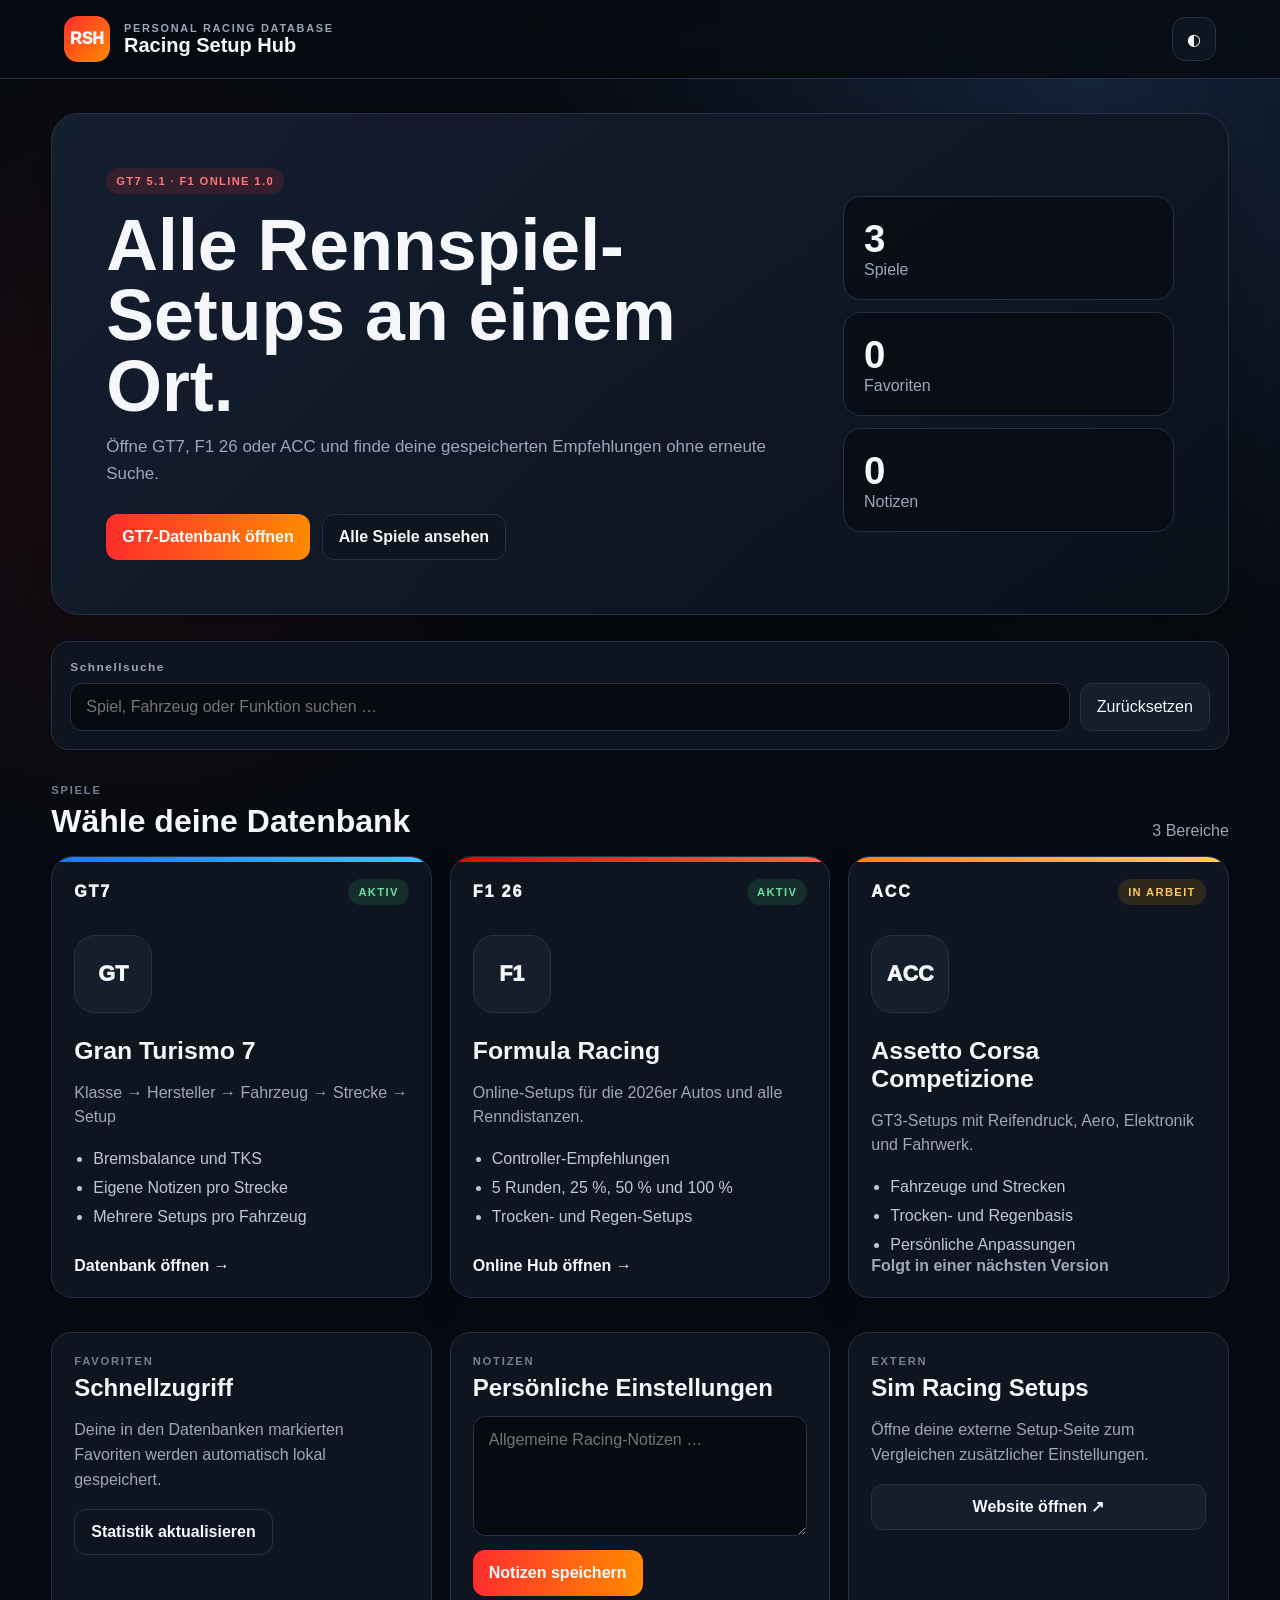
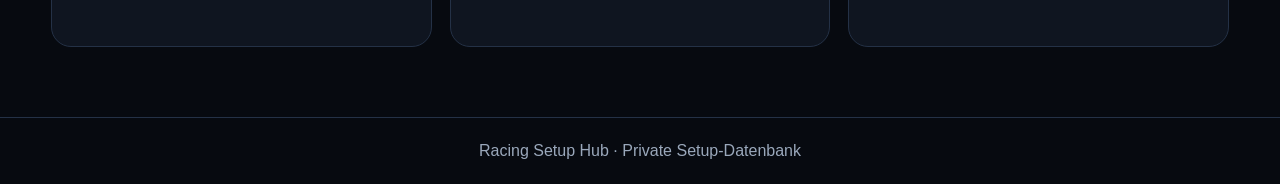
<file: index.html>
<!doctype html>
<html lang="de">
<head>
  <meta charset="utf-8">
  <meta name="viewport" content="width=device-width,initial-scale=1">
  <meta name="theme-color" content="#080b12">
  <title>Racing Setup Hub</title>
  <link rel="stylesheet" href="css/style.css">
</head>
<body>
  <header class="topbar">
    <div class="brand">
      <span class="brand-mark">RSH</span>
      <div>
        <p>PERSONAL RACING DATABASE</p>
        <h1>Racing Setup Hub</h1>
      </div>
    </div>
    <button id="themeButton" class="icon-button" type="button" aria-label="Darstellung wechseln">◐</button>
  </header>

  <main class="shell">
    <section class="hero">
      <div class="hero-copy">
        <span class="version-badge">GT7 5.1 · F1 ONLINE 1.0</span>
        <h2>Alle Rennspiel-Setups an einem Ort.</h2>
        <p>Öffne GT7, F1 26 oder ACC und finde deine gespeicherten Empfehlungen ohne erneute Suche.</p>
        <div class="hero-actions">
          <a class="primary-link" href="pages/gt7.html">GT7-Datenbank öffnen</a>
          <button id="scrollGames" class="secondary-button" type="button">Alle Spiele ansehen</button>
        </div>
      </div>

      <div class="dashboard-stats">
        <article>
          <strong id="gameCount">3</strong>
          <span>Spiele</span>
        </article>
        <article>
          <strong id="favoriteCount">0</strong>
          <span>Favoriten</span>
        </article>
        <article>
          <strong id="noteCount">0</strong>
          <span>Notizen</span>
        </article>
      </div>
    </section>

    <section class="search-panel">
      <label for="dashboardSearch">Schnellsuche</label>
      <div class="search-row">
        <input id="dashboardSearch" type="search" placeholder="Spiel, Fahrzeug oder Funktion suchen …">
        <button id="clearSearch" type="button">Zurücksetzen</button>
      </div>
    </section>

    <section id="gamesSection">
      <div class="section-heading">
        <div>
          <p class="eyebrow">SPIELE</p>
          <h2>Wähle deine Datenbank</h2>
        </div>
        <span id="resultText">3 Bereiche</span>
      </div>

      <div id="gameGrid" class="game-grid">
        <a class="game-card gt7-card" href="pages/gt7.html" data-search="gt7 gran turismo 7 autos strecken bremsbalance tks">
          <div class="card-top">
            <span class="game-code">GT7</span>
            <span class="status ready">AKTIV</span>
          </div>
          <div class="card-icon">GT</div>
          <h3>Gran Turismo 7</h3>
          <p>Klasse → Hersteller → Fahrzeug → Strecke → Setup</p>
          <ul>
            <li>Bremsbalance und TKS</li>
            <li>Eigene Notizen pro Strecke</li>
            <li>Mehrere Setups pro Fahrzeug</li>
          </ul>
          <span class="open-label">Datenbank öffnen →</span>
        </a>

        <a class="game-card f1-card" href="pages/f1.html" data-search="f1 26 formula online setup qualifying 5 runden 25 50 100 regen controller">
          <div class="card-top">
            <span class="game-code">F1 26</span>
            <span class="status ready">AKTIV</span>
          </div>
          <div class="card-icon">F1</div>
          <h3>Formula Racing</h3>
          <p>Online-Setups für die 2026er Autos und alle Renndistanzen.</p>
          <ul>
            <li>Controller-Empfehlungen</li>
            <li>5 Runden, 25 %, 50 % und 100 %</li>
            <li>Trocken- und Regen-Setups</li>
          </ul>
          <span class="open-label">Online Hub öffnen →</span>
        </a>

        <article class="game-card acc-card" data-search="acc assetto corsa competizione gt3 reifendruck aero elektronik fahrwerk">
          <div class="card-top">
            <span class="game-code">ACC</span>
            <span class="status planned">IN ARBEIT</span>
          </div>
          <div class="card-icon">ACC</div>
          <h3>Assetto Corsa Competizione</h3>
          <p>GT3-Setups mit Reifendruck, Aero, Elektronik und Fahrwerk.</p>
          <ul>
            <li>Fahrzeuge und Strecken</li>
            <li>Trocken- und Regenbasis</li>
            <li>Persönliche Anpassungen</li>
          </ul>
          <span class="open-label muted-label">Folgt in einer nächsten Version</span>
        </article>
      </div>

      <p id="emptyState" class="empty-state" hidden>Keine passenden Bereiche gefunden.</p>
    </section>

    <section class="lower-grid">
      <article class="utility-card">
        <p class="eyebrow">FAVORITEN</p>
        <h2>Schnellzugriff</h2>
        <p>Deine in den Datenbanken markierten Favoriten werden automatisch lokal gespeichert.</p>
        <button id="refreshStats" class="secondary-button" type="button">Statistik aktualisieren</button>
      </article>

      <article class="utility-card">
        <p class="eyebrow">NOTIZEN</p>
        <h2>Persönliche Einstellungen</h2>
        <textarea id="dashboardNotes" placeholder="Allgemeine Racing-Notizen …"></textarea>
        <button id="saveDashboardNotes" class="primary-button" type="button">Notizen speichern</button>
        <p id="saveStatus" class="save-status"></p>
      </article>

      <article class="utility-card">
        <p class="eyebrow">EXTERN</p>
        <h2>Sim Racing Setups</h2>
        <p>Öffne deine externe Setup-Seite zum Vergleichen zusätzlicher Einstellungen.</p>
        <a class="external-link" href="https://simracingsetup.com/" target="_blank" rel="noopener">Website öffnen ↗</a>
      </article>
    </section>
  </main>

  <footer>
    Racing Setup Hub · Private Setup-Datenbank
  </footer>

  <script src="js/app.js"></script>
</body>
</html>
</file>
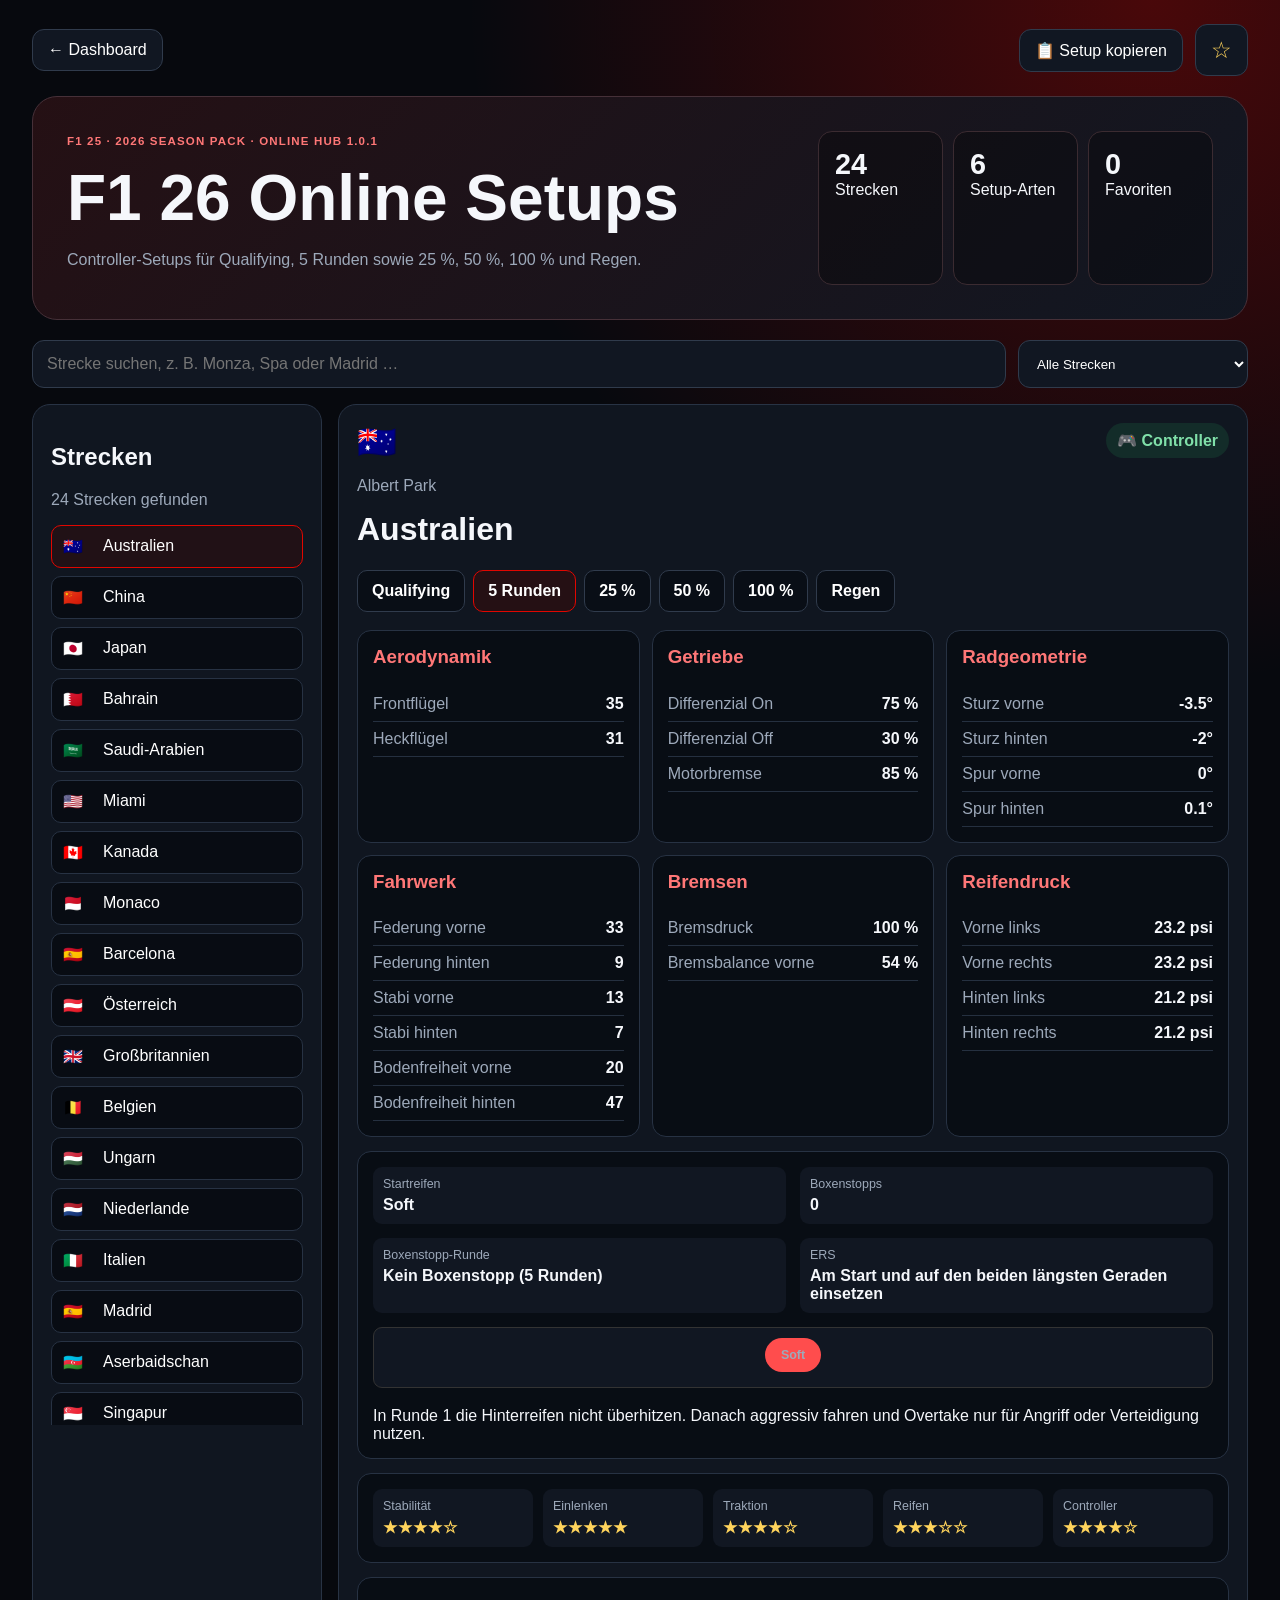
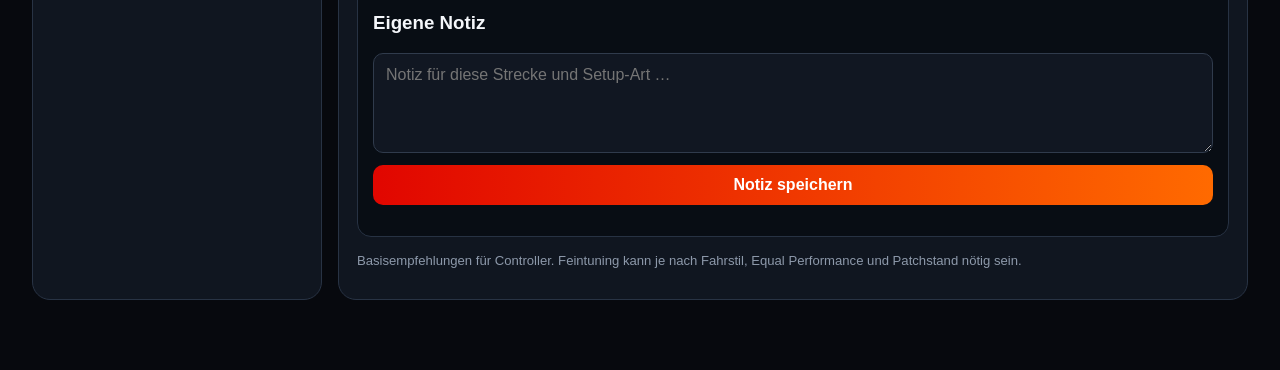
<file: pages/f1.html>
<!doctype html>
<html lang="de">
<head>
  <meta charset="utf-8">
  <meta name="viewport" content="width=device-width,initial-scale=1">
  <title>F1 26 Online Version 1.0.1 | Racing Setup Hub</title>
  <link rel="stylesheet" href="../css/style.css">
  <link rel="stylesheet" href="../css/f1.css">
</head>
<body class="f1-body">
  <main class="f1-page">
    <header class="f1-top">
      <a href="../index.html" class="f1-back">← Dashboard</a>
      <div class="f1-top-actions">
        <button id="copySetup" class="f1-action" type="button">📋 Setup kopieren</button>
        <button id="favoriteTrack" class="f1-favorite" type="button" title="Strecke favorisieren">☆</button>
      </div>
    </header>

    <section class="f1-hero">
      <div>
        <span class="f1-version">F1 25 · 2026 SEASON PACK · ONLINE HUB 1.0.1</span>
        <h1>F1 26 Online Setups</h1>
        <p>Controller-Setups für Qualifying, 5 Runden sowie 25 %, 50 %, 100 % und Regen.</p>
      </div>
      <div class="f1-hero-stats">
        <article><strong id="f1TrackCount">0</strong><span>Strecken</span></article>
        <article><strong>6</strong><span>Setup-Arten</span></article>
        <article><strong id="f1FavoriteCount">0</strong><span>Favoriten</span></article>
      </div>
    </section>

    <section class="f1-toolbar">
      <input id="f1Search" type="search" placeholder="Strecke suchen, z. B. Monza, Spa oder Madrid …">
      <select id="f1FavoriteFilter">
        <option value="all">Alle Strecken</option>
        <option value="favorites">Nur Favoriten</option>
      </select>
    </section>

    <section class="f1-layout">
      <aside class="f1-track-panel">
        <h2>Strecken</h2>
        <p id="f1ResultText" class="f1-muted"></p>
        <div id="f1TrackList" class="f1-track-list"></div>
      </aside>

      <section class="f1-content">
        <div class="f1-track-title">
          <div>
            <span id="f1Flag" class="f1-flag"></span>
            <p id="f1Circuit" class="f1-muted"></p>
            <h2 id="f1TrackName"></h2>
          </div>
          <span class="f1-controller-badge">🎮 Controller</span>
        </div>

        <nav id="f1ModeTabs" class="f1-mode-tabs"></nav>

        <div class="f1-setup-grid">
          <article class="f1-setup-card"><h3>Aerodynamik</h3><div id="f1Aero"></div></article>
          <article class="f1-setup-card"><h3>Getriebe</h3><div id="f1Transmission"></div></article>
          <article class="f1-setup-card"><h3>Radgeometrie</h3><div id="f1Geometry"></div></article>
          <article class="f1-setup-card"><h3>Fahrwerk</h3><div id="f1Suspension"></div></article>
          <article class="f1-setup-card"><h3>Bremsen</h3><div id="f1Brakes"></div></article>
          <article class="f1-setup-card"><h3>Reifendruck</h3><div id="f1Tyres"></div></article>
        </div>

        <section class="f1-strategy">
          <div><span>Startreifen</span><strong id="f1StartTyre"></strong></div>
          <div><span>Boxenstopps</span><strong id="f1Stops"></strong></div>
          <div><span>Boxenstopp-Runde</span><strong id="f1Window"></strong></div>
          <div><span>ERS</span><strong id="f1Ers"></strong></div>
          <div id="f1TyreFlow" class="tyre-flow"></div><p id="f1StrategyTip"></p>
        </section>

        <section class="f1-ratings">
          <div><span>Stabilität</span><strong id="f1RatingStability"></strong></div>
          <div><span>Einlenken</span><strong id="f1RatingTurnIn"></strong></div>
          <div><span>Traktion</span><strong id="f1RatingTraction"></strong></div>
          <div><span>Reifen</span><strong id="f1RatingWear"></strong></div>
          <div><span>Controller</span><strong id="f1RatingController"></strong></div>
        </section>

        <section class="f1-notes">
          <h3>Eigene Notiz</h3>
          <textarea id="f1Note" placeholder="Notiz für diese Strecke und Setup-Art …"></textarea>
          <button id="saveF1Note" type="button">Notiz speichern</button>
          <p id="f1NoteStatus"></p>
        </section>

        <p id="copyStatus" class="f1-copy-status"></p>
        <p class="f1-disclaimer">Basisempfehlungen für Controller. Feintuning kann je nach Fahrstil, Equal Performance und Patchstand nötig sein.</p>
      </section>
    </section>
  </main>
  <script src="../js/f1.js"></script>
</body>
</html>
</file>
<file: css/style.css>
*{box-sizing:border-box}
:root{
  --bg:#070a10;
  --surface:#0f1520;
  --surface-2:#151e2c;
  --line:#243146;
  --text:#f5f7fb;
  --muted:#9aa8bb;
  --red:#ff2d2d;
  --orange:#ff8a00;
  --shadow:0 20px 70px rgba(0,0,0,.3);
}
html{scroll-behavior:smooth}
body{
  margin:0;
  color:var(--text);
  font-family:Inter,Segoe UI,Arial,sans-serif;
  background:
    radial-gradient(circle at 85% 5%,rgba(36,67,111,.45),transparent 28%),
    radial-gradient(circle at 10% 25%,rgba(118,25,25,.2),transparent 22%),
    var(--bg);
}
body.light-mode{
  --bg:#eef2f7;
  --surface:#ffffff;
  --surface-2:#f4f7fb;
  --line:#d8e0ea;
  --text:#111827;
  --muted:#607086;
  --shadow:0 20px 60px rgba(45,61,80,.12);
}
button,input,textarea{font:inherit}
button{cursor:pointer}
a{color:inherit}
.topbar{
  position:sticky;
  top:0;
  z-index:20;
  display:flex;
  justify-content:space-between;
  align-items:center;
  padding:16px 5vw;
  background:rgba(7,10,16,.82);
  border-bottom:1px solid var(--line);
  backdrop-filter:blur(16px);
}
.light-mode .topbar{background:rgba(238,242,247,.88)}
.brand{display:flex;align-items:center;gap:14px}
.brand-mark{
  display:grid;
  place-items:center;
  width:46px;
  height:46px;
  border-radius:14px;
  background:linear-gradient(135deg,var(--red),var(--orange));
  font-weight:950;
}
.brand p,.brand h1{margin:0}
.brand p{font-size:.68rem;letter-spacing:.16em;color:var(--muted);font-weight:800}
.brand h1{font-size:1.25rem}
.icon-button{
  width:44px;
  height:44px;
  color:var(--text);
  background:var(--surface);
  border:1px solid var(--line);
  border-radius:13px;
}
.shell{width:min(1200px,92vw);margin:auto;padding:34px 0 70px}
.hero{
  display:grid;
  grid-template-columns:minmax(0,1.5fr) minmax(300px,.7fr);
  gap:28px;
  align-items:center;
  padding:clamp(26px,5vw,54px);
  background:linear-gradient(135deg,rgba(20,31,49,.97),rgba(11,17,27,.95));
  border:1px solid var(--line);
  border-radius:28px;
  box-shadow:var(--shadow);
}
.light-mode .hero{background:linear-gradient(135deg,#fff,#edf3fa)}
.version-badge,.status{
  display:inline-flex;
  border-radius:999px;
  padding:7px 10px;
  font-size:.7rem;
  font-weight:900;
  letter-spacing:.12em;
}
.version-badge{background:rgba(255,45,45,.14);color:#ff7777}
.hero h2{
  max-width:760px;
  margin:16px 0 12px;
  font-size:clamp(2.3rem,5.6vw,5.1rem);
  line-height:.98;
}
.hero-copy>p{max-width:720px;margin:0;color:var(--muted);font-size:1.06rem;line-height:1.6}
.hero-actions{display:flex;gap:12px;flex-wrap:wrap;margin-top:27px}
.primary-link,.primary-button,.secondary-button,.external-link{
  display:inline-flex;
  justify-content:center;
  align-items:center;
  min-height:46px;
  padding:12px 16px;
  border-radius:12px;
  text-decoration:none;
  font-weight:850;
}
.primary-link,.primary-button{
  border:0;
  color:#fff;
  background:linear-gradient(90deg,var(--red),var(--orange));
}
.secondary-button{
  color:var(--text);
  background:var(--surface);
  border:1px solid var(--line);
}
.dashboard-stats{display:grid;gap:12px}
.dashboard-stats article{
  padding:20px;
  background:rgba(7,11,18,.72);
  border:1px solid var(--line);
  border-radius:18px;
}
.light-mode .dashboard-stats article{background:#fff}
.dashboard-stats strong{display:block;font-size:2.4rem}
.dashboard-stats span{color:var(--muted)}
.search-panel{
  margin:26px 0 34px;
  padding:18px;
  background:var(--surface);
  border:1px solid var(--line);
  border-radius:18px;
}
.search-panel label{
  display:block;
  margin-bottom:9px;
  font-size:.74rem;
  font-weight:900;
  letter-spacing:.13em;
  color:var(--muted);
}
.search-row{display:grid;grid-template-columns:1fr auto;gap:10px}
.search-row input,textarea{
  width:100%;
  color:var(--text);
  background:var(--bg);
  border:1px solid var(--line);
  border-radius:12px;
  padding:14px 15px;
  outline:none;
}
.search-row input:focus,textarea:focus{border-color:#6980a2}
.search-row button{
  padding:0 16px;
  color:var(--text);
  background:var(--surface-2);
  border:1px solid var(--line);
  border-radius:12px;
}
.section-heading{
  display:flex;
  justify-content:space-between;
  align-items:end;
  gap:20px;
  margin-bottom:16px;
}
.section-heading p,.section-heading h2{margin:0}
.section-heading h2{font-size:2rem}
.section-heading>span{color:var(--muted)}
.eyebrow{
  margin:0 0 7px!important;
  font-size:.7rem;
  font-weight:900;
  letter-spacing:.16em;
  color:#718096;
}
.game-grid{
  display:grid;
  grid-template-columns:repeat(3,1fr);
  gap:18px;
}
.game-card{
  position:relative;
  overflow:hidden;
  min-height:420px;
  padding:22px;
  color:var(--text);
  background:var(--surface);
  border:1px solid var(--line);
  border-radius:22px;
  text-decoration:none;
  box-shadow:0 12px 40px rgba(0,0,0,.12);
  transition:transform .2s,border-color .2s;
}
.game-card:hover{transform:translateY(-5px);border-color:#60718a}
.game-card::before{
  content:"";
  position:absolute;
  inset:0 0 auto 0;
  height:5px;
}
.gt7-card::before{background:linear-gradient(90deg,#1976ff,#46c3ff)}
.f1-card::before{background:linear-gradient(90deg,#e10600,#ff654f)}
.acc-card::before{background:linear-gradient(90deg,#ff8500,#ffd05a)}
.card-top{display:flex;justify-content:space-between;align-items:center}
.game-code{font-weight:950;letter-spacing:.12em}
.ready{background:rgba(43,198,110,.14);color:#69dfa0}
.planned{background:rgba(255,174,0,.13);color:#ffc65c}
.card-icon{
  display:grid;
  place-items:center;
  width:78px;
  height:78px;
  margin:30px 0 24px;
  border:1px solid var(--line);
  border-radius:21px;
  background:var(--surface-2);
  font-size:1.35rem;
  font-weight:950;
}
.game-card h3{margin:0 0 10px;font-size:1.55rem}
.game-card>p{min-height:48px;color:var(--muted);line-height:1.5}
.game-card ul{padding-left:19px;color:#bec8d5;line-height:1.8}
.light-mode .game-card ul{color:#526176}
.open-label{
  position:absolute;
  left:22px;
  right:22px;
  bottom:22px;
  font-weight:850;
}
.muted-label{color:var(--muted)}
.empty-state{text-align:center;padding:40px;color:var(--muted)}
.lower-grid{
  display:grid;
  grid-template-columns:repeat(3,1fr);
  gap:18px;
  margin-top:34px;
}
.utility-card{
  padding:22px;
  background:var(--surface);
  border:1px solid var(--line);
  border-radius:20px;
}
.utility-card h2{margin:0 0 10px}
.utility-card>p:not(.eyebrow):not(.save-status){color:var(--muted);line-height:1.55}
.utility-card textarea{min-height:120px;resize:vertical;margin:4px 0 10px}
.external-link{
  width:100%;
  color:var(--text);
  background:var(--surface-2);
  border:1px solid var(--line);
}
.save-status{min-height:20px;margin:8px 0 0;color:#6dd99b}
footer{padding:24px;text-align:center;color:var(--muted);border-top:1px solid var(--line)}
@media(max-width:900px){
  .hero{grid-template-columns:1fr}
  .dashboard-stats{grid-template-columns:repeat(3,1fr)}
  .game-grid,.lower-grid{grid-template-columns:1fr}
  .game-card{min-height:370px}
}
@media(max-width:600px){
  .shell{width:94vw;padding-top:18px}
  .topbar{padding:13px 3vw}
  .brand p{display:none}
  .hero{padding:24px}
  .dashboard-stats{grid-template-columns:1fr}
  .search-row{grid-template-columns:1fr}
  .search-row button{min-height:44px}
  .section-heading{align-items:flex-start;flex-direction:column}
}
.car-image-box{
    width:100%;
    margin:20px 0;
    text-align:center;
}

.car-image-box img{
    width:100%;
    max-width:500px;
    border-radius:18px;
    border:1px solid var(--line);
    background:#111827;
    object-fit:cover;
}

.car-info-grid {
  display: grid;
  grid-template-columns: repeat(2, 1fr);
  gap: 10px;
  margin: 18px 0;
}

.car-info-item {
  padding: 12px;
  background: var(--bg);
  border: 1px solid var(--line);
  border-radius: 12px;
}

.car-info-item span {
  display: block;
  margin-bottom: 5px;
  color: var(--muted);
  font-size: 0.8rem;
}

.car-info-item strong {
  font-size: 1rem;
}

.rating-box {
  padding: 15px;
  margin: 16px 0;
  background: var(--bg);
  border: 1px solid var(--line);
  border-radius: 14px;
}

.rating-row {
  display: flex;
  justify-content: space-between;
  gap: 15px;
  padding: 9px 0;
  border-bottom: 1px solid var(--line);
}

.rating-row:last-child {
  border-bottom: 0;
}

.rating-row strong {
  color: #ffd45c;
  letter-spacing: 2px;

}.manufacturer-logo{

    width:70px;
    height:70px;

    object-fit:contain;

    margin-bottom:15px;

}.controls-advanced {
  grid-template-columns: repeat(3, minmax(0, 1fr));
}

.controls-advanced input,
.controls-advanced select {
  min-width: 0;
}

@media (max-width: 900px) {
  .controls-advanced {
    grid-template-columns: 1fr;
  }
}.setup-center {
  margin-top: 18px;
  padding: 18px;
  background: var(--surface-2);
  border: 1px solid var(--line);
  border-radius: 18px;
}

.setup-center-header {
  display: flex;
  justify-content: space-between;
  gap: 16px;
  align-items: center;
  margin-bottom: 14px;
}

.setup-center-header h3 {
  margin: 0;
}

.setup-status {
  padding: 7px 11px;
  color: #7ee2a8;
  background: rgba(45, 190, 105, 0.13);
  border-radius: 999px;
  font-size: 0.75rem;
  font-weight: 900;
}

.setup-ratings {
  margin-top: 14px;
  padding: 14px;
  background: var(--bg);
  border: 1px solid var(--line);
  border-radius: 14px;
}

.setup-rating-row {
  display: flex;
  justify-content: space-between;
  gap: 14px;
  padding: 9px 0;
  border-bottom: 1px solid var(--line);
}

.setup-rating-row:last-child {
  border-bottom: 0;
}

.setup-rating-row strong {
  color: #ffd45c;
  letter-spacing: 2px;
}

/* Version 4.7.5 – Streckensuche und Setup-Editor */
.track-selection-header {
  display:flex;
  justify-content:space-between;
  align-items:center;
  gap:14px;
  margin-top:22px;
}
.track-selection-header h3 { margin:0; }
.track-search-box { margin-top:12px; }
.track-search-box input {
  width:100%;
  padding:13px 15px;
  color:var(--text);
  background:var(--bg);
  border:1px solid var(--line);
  border-radius:12px;
  outline:none;
}
.track-search-box input:focus { border-color:var(--orange); }
.clear-track-search {
  padding:9px 12px;
  color:var(--text);
  background:var(--surface-2);
  border:1px solid var(--line);
  border-radius:10px;
}
.track-result-count {
  min-height:20px;
  margin:9px 0;
  color:var(--muted);
  font-size:.85rem;
}
.track-tabs-searchable {
  display:grid;
  grid-template-columns:repeat(auto-fit,minmax(190px,1fr));
  gap:9px;
  max-height:330px;
  overflow-y:auto;
  padding-right:5px;
}
.track-tabs-searchable .track-tab {
  width:100%;
  min-height:48px;
  text-align:center;
}
.track-no-results {
  grid-column:1/-1;
  padding:20px;
  color:var(--muted);
  text-align:center;
  background:var(--bg);
  border:1px dashed var(--line);
  border-radius:12px;
}
.setup-editor-toggle {
  width:100%;
  margin-top:18px;
  padding:12px;
  color:var(--text);
  background:var(--surface-2);
  border:1px solid var(--line);
  border-radius:11px;
  font-weight:850;
}
.setup-editor {
  margin-top:12px;
  padding:16px;
  background:var(--bg);
  border:1px solid var(--line);
  border-radius:14px;
}
.setup-editor[hidden] { display:none; }
.editor-grid {
  display:grid;
  grid-template-columns:repeat(2,minmax(0,1fr));
  gap:12px;
}
.editor-grid label {
  display:grid;
  gap:6px;
  color:var(--muted);
  font-size:.85rem;
  font-weight:800;
}
.editor-grid input,
.editor-grid textarea {
  width:100%;
  padding:11px;
  color:var(--text);
  background:var(--surface);
  border:1px solid var(--line);
  border-radius:10px;
}
.editor-grid textarea { min-height:90px; resize:vertical; }
.editor-full { grid-column:1/-1; }
.editor-actions { display:flex; gap:10px; margin-top:14px; }
.editor-save,.editor-reset { flex:1; padding:11px; border-radius:10px; font-weight:850; }
.editor-save { color:#fff; background:linear-gradient(90deg,var(--red),var(--orange)); border:0; }
.editor-reset { color:var(--text); background:var(--surface); border:1px solid var(--line); }
#setupEditorStatus { min-height:18px; color:#79d99a; }
@media(max-width:700px) { .editor-grid { grid-template-columns:1fr; } }


/* Version 4.9.1 – Template- und Fahrzeugquellen */
.setup-source-row span {
  max-width: 62%;
  text-align: right;
  color: #8fe3b2;
  font-weight: 800;
}

.setup-source-details {
  margin-top: 10px;
  padding: 10px 12px;
  color: var(--muted);
  background: var(--surface-2);
  border: 1px solid var(--line);
  border-radius: 10px;
  font-size: 0.82rem;
  line-height: 1.45;
}


/* Version 5.0.1 – Fahrzeugvergleich */
.v4-top-actions {
  display:flex;
  gap:10px;
  align-items:center;
  flex-wrap:wrap;
}
.compare-open-btn,
.comparison-close {
  padding:11px 15px;
  color:var(--text);
  background:var(--surface);
  border:1px solid var(--line);
  border-radius:12px;
  font-weight:850;
}
.compare-open-btn {
  border-color:rgba(255,138,0,.55);
}
.comparison-section {
  margin-bottom:24px;
  padding:22px;
  background:var(--surface);
  border:1px solid var(--line);
  border-radius:22px;
  box-shadow:var(--shadow);
}
.comparison-section[hidden] { display:none; }
.comparison-heading {
  display:flex;
  justify-content:space-between;
  gap:18px;
  align-items:flex-start;
  margin-bottom:18px;
}
.comparison-heading h2,
.comparison-heading p { margin-top:0; }
.comparison-heading>div>p:last-child { color:var(--muted); }
.comparison-controls {
  display:grid;
  grid-template-columns:minmax(0,1fr) auto minmax(0,1fr);
  gap:12px;
  align-items:end;
  margin-bottom:20px;
}
.comparison-controls label {
  display:grid;
  gap:7px;
  color:var(--muted);
  font-size:.82rem;
  font-weight:850;
}
.comparison-controls select {
  width:100%;
  min-width:0;
  padding:12px;
  color:var(--text);
  background:var(--bg);
  border:1px solid var(--line);
  border-radius:11px;
}
.comparison-vs {
  display:grid;
  place-items:center;
  width:48px;
  height:48px;
  color:#fff;
  background:linear-gradient(135deg,var(--red),var(--orange));
  border-radius:50%;
  font-weight:950;
}
.comparison-track-control { grid-column:1/-1; }
.comparison-results {
  display:grid;
  grid-template-columns:minmax(210px,.75fr) minmax(420px,1.5fr) minmax(210px,.75fr);
  gap:14px;
  align-items:stretch;
}
.comparison-car-card,
.comparison-table-wrap {
  padding:15px;
  background:var(--bg);
  border:1px solid var(--line);
  border-radius:16px;
}
.comparison-car-head {
  display:flex;
  gap:10px;
  align-items:flex-start;
  min-height:92px;
}
.comparison-car-head h3 { margin:8px 0 4px; font-size:1.05rem; }
.comparison-car-head p { margin:0; color:var(--muted); }
.comparison-logo {
  width:52px;
  height:52px;
  object-fit:contain;
}
.comparison-car-image {
  display:block;
  width:100%;
  height:180px;
  margin-top:12px;
  object-fit:cover;
  background:var(--surface-2);
  border:1px solid var(--line);
  border-radius:12px;
}
.comparison-table-wrap { overflow-x:auto; }
.comparison-table {
  width:100%;
  border-collapse:collapse;
  font-size:.9rem;
}
.comparison-table th,
.comparison-table td {
  padding:10px 9px;
  border-bottom:1px solid var(--line);
  text-align:center;
  vertical-align:middle;
}
.comparison-table th:first-child { text-align:left; }
.comparison-table thead th { color:var(--muted); }
.comparison-table td[id*="Stability"],
.comparison-table td[id*="TurnIn"],
.comparison-table td[id*="Traction"],
.comparison-table td[id*="Wear"] {
  color:#ffd45c;
  letter-spacing:1px;
}
.comparison-recommendation {
  margin-top:16px;
  padding:16px;
  background:linear-gradient(135deg,rgba(32,121,74,.18),rgba(15,21,32,.95));
  border:1px solid rgba(74,211,133,.35);
  border-radius:14px;
  line-height:1.55;
}
.comparison-recommendation strong { color:#7ee2a8; }
.comparison-empty {
  padding:18px;
  color:var(--muted);
  text-align:center;
  border:1px dashed var(--line);
  border-radius:14px;
}
@media(max-width:1050px) {
  .comparison-results { grid-template-columns:1fr; }
  .comparison-car-image { height:240px; }
}
@media(max-width:700px) {
  .comparison-controls { grid-template-columns:1fr; }
  .comparison-vs { margin:auto; }
  .comparison-track-control { grid-column:auto; }
  .comparison-heading { flex-direction:column; }
  .v4-top { align-items:flex-start; }
}


/* Version 5.0.2 – Race Center */
.race-center-open-btn,
.race-center-close {
  padding:11px 15px;
  color:var(--text);
  background:var(--surface);
  border:1px solid var(--line);
  border-radius:12px;
  font-weight:850;
}
.race-center-open-btn {
  border-color:rgba(74,211,133,.55);
}
.race-center-section {
  margin-bottom:24px;
  padding:22px;
  background:var(--surface);
  border:1px solid var(--line);
  border-radius:22px;
  box-shadow:var(--shadow);
}
.race-center-section[hidden] {
  display:none;
}
.race-center-heading {
  display:flex;
  justify-content:space-between;
  gap:18px;
  align-items:flex-start;
  margin-bottom:18px;
}
.race-center-heading h2,
.race-center-heading p {
  margin-top:0;
}
.race-center-heading>div>p:last-child {
  color:var(--muted);
}
.race-center-controls {
  display:grid;
  grid-template-columns:repeat(5,minmax(0,1fr));
  gap:12px;
  margin-bottom:20px;
}
.race-center-controls label {
  display:grid;
  gap:7px;
  color:var(--muted);
  font-size:.82rem;
  font-weight:850;
}
.race-center-controls select {
  width:100%;
  min-width:0;
  padding:12px;
  color:var(--text);
  background:var(--bg);
  border:1px solid var(--line);
  border-radius:11px;
}
.race-center-results {
  display:grid;
  grid-template-columns:minmax(250px,.75fr) minmax(0,1.65fr);
  gap:16px;
}
.race-car-card,
.race-strategy-card {
  padding:17px;
  background:var(--bg);
  border:1px solid var(--line);
  border-radius:17px;
}
.race-car-head {
  display:flex;
  gap:12px;
  align-items:flex-start;
}
.race-car-head h3 {
  margin:8px 0 4px;
}
.race-car-head p {
  margin:0;
  color:var(--muted);
}
.race-car-logo {
  width:58px;
  height:58px;
  object-fit:contain;
}
.race-car-image {
  display:block;
  width:100%;
  height:220px;
  margin-top:14px;
  object-fit:cover;
  background:var(--surface-2);
  border:1px solid var(--line);
  border-radius:13px;
}
.race-car-reason {
  margin:14px 0 0;
  color:var(--muted);
  line-height:1.55;
}
.race-strategy-title {
  display:flex;
  justify-content:space-between;
  gap:15px;
  align-items:flex-start;
}
.race-strategy-title h3 {
  margin:0;
  font-size:1.45rem;
}
.race-difficulty {
  padding:8px 11px;
  color:#7ee2a8;
  background:rgba(45,190,105,.13);
  border:1px solid rgba(74,211,133,.28);
  border-radius:999px;
  font-size:.78rem;
  font-weight:900;
}
.race-strategy-grid {
  display:grid;
  grid-template-columns:repeat(3,minmax(0,1fr));
  gap:11px;
  margin-top:18px;
}
.race-strategy-grid>div {
  padding:13px;
  background:var(--surface);
  border:1px solid var(--line);
  border-radius:12px;
}
.race-strategy-grid span {
  display:block;
  margin-bottom:6px;
  color:var(--muted);
  font-size:.78rem;
}
.race-strategy-grid strong {
  font-size:1rem;
}
.race-strategy-notes {
  margin-top:15px;
  padding:15px;
  background:var(--surface-2);
  border:1px solid var(--line);
  border-radius:13px;
}
.race-strategy-notes h4 {
  margin:0 0 8px;
}
.race-strategy-notes p {
  margin:0;
  line-height:1.6;
}
.race-strategy-notes .setup-source-details {
  margin-top:11px;
}
.race-center-disclaimer {
  margin:14px 0 0;
  color:var(--muted);
  font-size:.82rem;
  line-height:1.5;
}
.race-center-empty {
  padding:20px;
  color:var(--muted);
  text-align:center;
  border:1px dashed var(--line);
  border-radius:14px;
}
@media(max-width:1100px) {
  .race-center-controls {
    grid-template-columns:repeat(2,minmax(0,1fr));
  }
}
@media(max-width:850px) {
  .race-center-results {
    grid-template-columns:1fr;
  }
  .race-strategy-grid {
    grid-template-columns:repeat(2,minmax(0,1fr));
  }
}
@media(max-width:600px) {
  .race-center-controls,
  .race-strategy-grid {
    grid-template-columns:1fr;
  }
  .race-center-heading {
    flex-direction:column;
  }
}


/* Version 5.0.2.1 – manuelle Fahrzeugwahl */
.race-center-controls {
  grid-template-columns:repeat(3,minmax(0,1fr));
}
@media(max-width:900px) {
  .race-center-controls {
    grid-template-columns:repeat(2,minmax(0,1fr));
  }
}
@media(max-width:600px) {
  .race-center-controls {
    grid-template-columns:1fr;
  }
}


/* Version 5.1 – Intelligente Rennstrategie */
.race-center-controls-v51 {
  grid-template-columns:repeat(4,minmax(0,1fr));
}

.race-center-controls-v51 input {
  width:100%;
  min-width:0;
  padding:12px;
  color:var(--text);
  background:var(--bg);
  border:1px solid var(--line);
  border-radius:11px;
}

.race-center-controls-v51 label[hidden] {
  display:none;
}

.race-strategy-grid-v51 {
  grid-template-columns:repeat(3,minmax(0,1fr));
}

.race-strategy-grid-v51 strong {
  display:block;
  line-height:1.35;
}

@media(max-width:1100px) {
  .race-center-controls-v51 {
    grid-template-columns:repeat(3,minmax(0,1fr));
  }
}

@media(max-width:850px) {
  .race-center-controls-v51,
  .race-strategy-grid-v51 {
    grid-template-columns:repeat(2,minmax(0,1fr));
  }
}

@media(max-width:600px) {
  .race-center-controls-v51,
  .race-strategy-grid-v51 {
    grid-template-columns:1fr;
  }
}
</file>
<file: css/f1.css>
.f1-body{background:radial-gradient(circle at 90% 0,rgba(225,6,0,.3),transparent 30%),#07090e}.f1-page{width:min(1380px,95vw);margin:auto;padding:24px 0 70px}.f1-top,.f1-top-actions{display:flex;justify-content:space-between;align-items:center;gap:12px}.f1-back,.f1-action,.f1-favorite{padding:11px 15px;color:#fff;background:#111722;border:1px solid #303b4c;border-radius:12px;text-decoration:none}.f1-favorite{font-size:1.45rem;color:#ffd45c}.f1-hero{display:grid;grid-template-columns:1fr auto;gap:25px;padding:34px;margin:20px 0;background:linear-gradient(135deg,#251014,#111722);border:1px solid #463038;border-radius:25px}.f1-version{color:#ff7777;font-weight:900;letter-spacing:.1em;font-size:.72rem}.f1-hero h1{font-size:clamp(2.4rem,5vw,4.8rem);margin:12px 0}.f1-hero p,.f1-muted{color:#9da9ba}.f1-hero-stats{display:grid;grid-template-columns:repeat(3,125px);gap:10px}.f1-hero-stats article{padding:16px;background:rgba(0,0,0,.3);border:1px solid #3b2b31;border-radius:14px}.f1-hero-stats strong{display:block;font-size:1.8rem}.f1-toolbar{display:grid;grid-template-columns:1fr 230px;gap:12px;margin-bottom:16px}.f1-toolbar input,.f1-toolbar select{padding:14px;color:#fff;background:#111722;border:1px solid #303b4c;border-radius:12px}.f1-layout{display:grid;grid-template-columns:290px minmax(0,1fr);gap:16px}.f1-track-panel,.f1-content{padding:18px;background:#101620;border:1px solid #283344;border-radius:18px}.f1-track-list{display:grid;gap:8px;max-height:900px;overflow:auto}.f1-track-button{display:grid;grid-template-columns:32px 1fr auto;gap:8px;align-items:center;width:100%;padding:11px;color:#fff;text-align:left;background:#080c13;border:1px solid #273243;border-radius:10px}.f1-track-button.active{border-color:#e10600;background:#211116}.f1-track-button b{color:#ffd45c}.f1-track-title{display:flex;justify-content:space-between;align-items:flex-start}.f1-flag{font-size:2rem}.f1-track-title h2{font-size:2rem;margin:4px 0}.f1-controller-badge{padding:8px 11px;color:#80e0a9;background:rgba(38,190,103,.13);border-radius:999px;font-weight:900}.f1-mode-tabs{display:flex;flex-wrap:wrap;gap:8px;margin:18px 0}.f1-mode-tab{padding:11px 14px;color:#fff;background:#090e16;border:1px solid #303b4c;border-radius:10px;font-weight:800}.f1-mode-tab.active{border-color:#e10600;background:#251014}.f1-setup-grid{display:grid;grid-template-columns:repeat(3,minmax(0,1fr));gap:12px}.f1-setup-card{padding:15px;background:#080d14;border:1px solid #273243;border-radius:14px}.f1-setup-card h3{margin-top:0;color:#ff7777}.f1-row{display:flex;justify-content:space-between;gap:12px;padding:8px 0;border-bottom:1px solid #253040}.f1-row span{color:#9da9ba}.f1-strategy,.f1-ratings{display:grid;grid-template-columns:repeat(4,minmax(0,1fr));gap:10px;margin-top:14px;padding:15px;background:#080d14;border:1px solid #273243;border-radius:14px}.f1-strategy div,.f1-ratings div{padding:10px;background:#111722;border-radius:9px}.f1-strategy span,.f1-ratings span{display:block;color:#9da9ba;font-size:.78rem;margin-bottom:5px}.f1-strategy p{grid-column:1/-1;margin:5px 0 0}.f1-ratings{grid-template-columns:repeat(5,minmax(0,1fr))}.f1-ratings strong{color:#ffd45c;letter-spacing:1px}.f1-notes{margin-top:14px;padding:15px;background:#080d14;border:1px solid #273243;border-radius:14px}.f1-notes textarea{width:100%;min-height:100px;padding:12px;color:#fff;background:#111722;border:1px solid #303b4c;border-radius:10px}.f1-notes button{width:100%;margin-top:8px;padding:11px;color:#fff;background:linear-gradient(90deg,#e10600,#ff6a00);border:0;border-radius:10px;font-weight:900}.f1-note-status,.f1-copy-status{color:#79d99a}.f1-disclaimer{color:#8d99aa;font-size:.82rem}.f1-empty{color:#9da9ba;text-align:center}@media(max-width:1050px){.f1-layout{grid-template-columns:1fr}.f1-track-list{max-height:320px}.f1-setup-grid{grid-template-columns:repeat(2,1fr)}}@media(max-width:700px){.f1-hero{grid-template-columns:1fr}.f1-hero-stats{grid-template-columns:repeat(3,1fr)}.f1-toolbar,.f1-setup-grid,.f1-strategy,.f1-ratings{grid-template-columns:1fr}.f1-track-title{flex-direction:column}.f1-top{align-items:flex-start}.f1-top-actions{flex-wrap:wrap}}

/* v1.1.1 Strategy cards */
.f1-strategy{display:grid;grid-template-columns:repeat(2,1fr);gap:14px}
.tyre-flow{grid-column:1/-1;display:flex;align-items:center;justify-content:center;gap:12px;flex-wrap:wrap;padding:12px;background:var(--surface,#111);border:1px solid #333;border-radius:14px}
.tyre-chip{padding:10px 16px;border-radius:999px;font-weight:800;color:#111}
.tyre-soft{background:#ff4d4d}
.tyre-medium{background:#ffd54a}
.tyre-hard{background:#f1f1f1}
.tyre-inter{background:#4ade80}
.tyre-wet{background:#4da3ff;color:#fff}
.flow-arrow{font-size:1.4rem;color:#aaa}
</file>
